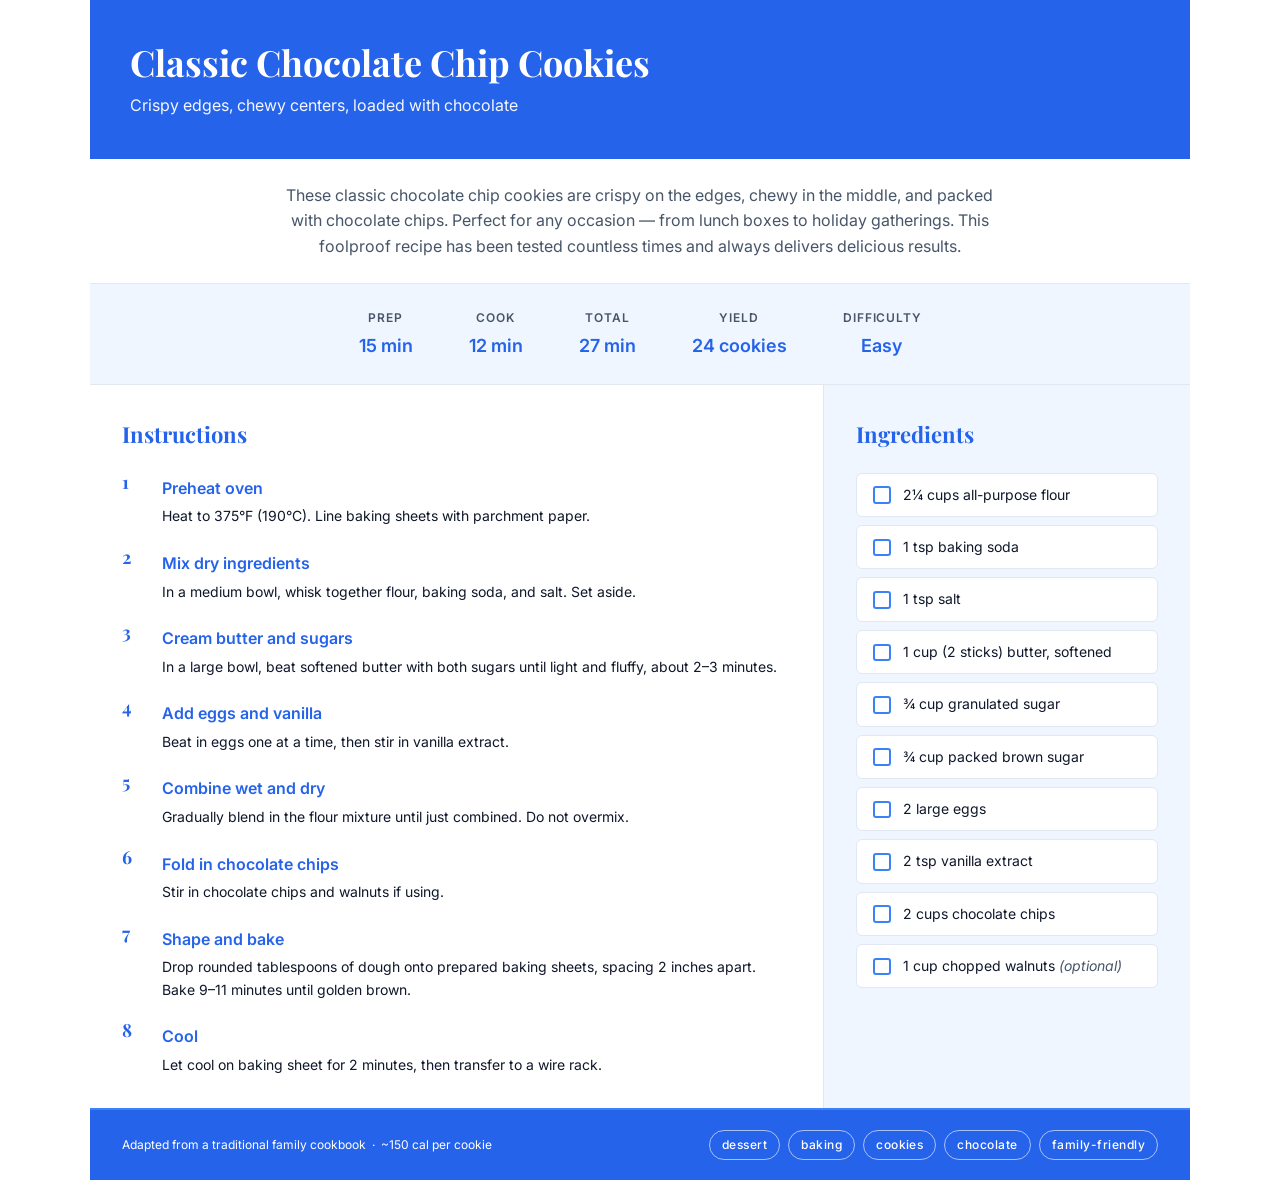
<file: INST630/asst_1_recipe/index.html>
<!DOCTYPE html>
<html lang="en">
<head>
    <meta charset="UTF-8">
    <meta name="viewport" content="width=device-width, initial-scale=1.0">
    <title>Classic Chocolate Chip Cookies</title>
    <link rel="preconnect" href="https://fonts.googleapis.com">
    <link rel="preconnect" href="https://fonts.gstatic.com" crossorigin>
    <link href="https://fonts.googleapis.com/css2?family=Playfair+Display:wght@600;700&family=Inter:wght@400;500;600&display=swap" rel="stylesheet">
    <link rel="stylesheet" href="style.css">
</head>
<body>

    <div class="recipe-container">

        <!-- Recipe Header -->
        <header class="recipe-header">
            <div class="header-content">
                <h1 class="recipe-title">Classic Chocolate Chip Cookies</h1>
                <p class="recipe-tagline">Crispy edges, chewy centers, loaded with chocolate</p>
            </div>
        </header>

        <!-- Recipe Description -->
        <section class="recipe-description" aria-label="Recipe description">
            <p>These classic chocolate chip cookies are crispy on the edges, chewy in the middle, and packed with chocolate chips. Perfect for any occasion — from lunch boxes to holiday gatherings. This foolproof recipe has been tested countless times and always delivers delicious results.</p>
        </section>

        <!-- Recipe Meta / At-a-Glance -->
        <section class="recipe-meta" aria-label="Recipe at a glance">
            <div class="meta-item">
                <span class="meta-label">Prep</span>
                <span class="meta-value">15 min</span>
            </div>
            <div class="meta-divider" aria-hidden="true"></div>
            <div class="meta-item">
                <span class="meta-label">Cook</span>
                <span class="meta-value">12 min</span>
            </div>
            <div class="meta-divider" aria-hidden="true"></div>
            <div class="meta-item">
                <span class="meta-label">Total</span>
                <span class="meta-value">27 min</span>
            </div>
            <div class="meta-divider" aria-hidden="true"></div>
            <div class="meta-item">
                <span class="meta-label">Yield</span>
                <span class="meta-value">24 cookies</span>
            </div>
            <div class="meta-divider" aria-hidden="true"></div>
            <div class="meta-item">
                <span class="meta-label">Difficulty</span>
                <span class="meta-value meta-badge">Easy</span>
            </div>
        </section>

        <!-- Ingredients -->
        <section class="ingredients-section" aria-labelledby="ingredients-heading">
            <h2 id="ingredients-heading" class="section-heading">Ingredients</h2>
            <ul class="ingredients-list" aria-label="Ingredient list">
                <li class="ingredient-item">
                    <span class="ingredient-check" aria-hidden="true"></span>
                    <span class="ingredient-text">2¼ cups all-purpose flour</span>
                </li>
                <li class="ingredient-item">
                    <span class="ingredient-check" aria-hidden="true"></span>
                    <span class="ingredient-text">1 tsp baking soda</span>
                </li>
                <li class="ingredient-item">
                    <span class="ingredient-check" aria-hidden="true"></span>
                    <span class="ingredient-text">1 tsp salt</span>
                </li>
                <li class="ingredient-item">
                    <span class="ingredient-check" aria-hidden="true"></span>
                    <span class="ingredient-text">1 cup (2 sticks) butter, softened</span>
                </li>
                <li class="ingredient-item">
                    <span class="ingredient-check" aria-hidden="true"></span>
                    <span class="ingredient-text">¾ cup granulated sugar</span>
                </li>
                <li class="ingredient-item">
                    <span class="ingredient-check" aria-hidden="true"></span>
                    <span class="ingredient-text">¾ cup packed brown sugar</span>
                </li>
                <li class="ingredient-item">
                    <span class="ingredient-check" aria-hidden="true"></span>
                    <span class="ingredient-text">2 large eggs</span>
                </li>
                <li class="ingredient-item">
                    <span class="ingredient-check" aria-hidden="true"></span>
                    <span class="ingredient-text">2 tsp vanilla extract</span>
                </li>
                <li class="ingredient-item">
                    <span class="ingredient-check" aria-hidden="true"></span>
                    <span class="ingredient-text">2 cups chocolate chips</span>
                </li>
                <li class="ingredient-item">
                    <span class="ingredient-check" aria-hidden="true"></span>
                    <span class="ingredient-text">1 cup chopped walnuts <em>(optional)</em></span>
                </li>
            </ul>
        </section>

        <!-- Instructions -->
        <section class="instructions-section" aria-labelledby="instructions-heading">
            <h2 id="instructions-heading" class="section-heading">Instructions</h2>
            <ol class="instructions-list" aria-label="Step-by-step instructions">
                <li class="instruction-step">
                    <span class="step-number" aria-hidden="true">1</span>
                    <div class="step-content">
                        <strong class="step-action">Preheat oven</strong>
                        <p>Heat to 375°F (190°C). Line baking sheets with parchment paper.</p>
                    </div>
                </li>
                <li class="instruction-step">
                    <span class="step-number" aria-hidden="true">2</span>
                    <div class="step-content">
                        <strong class="step-action">Mix dry ingredients</strong>
                        <p>In a medium bowl, whisk together flour, baking soda, and salt. Set aside.</p>
                    </div>
                </li>
                <li class="instruction-step">
                    <span class="step-number" aria-hidden="true">3</span>
                    <div class="step-content">
                        <strong class="step-action">Cream butter and sugars</strong>
                        <p>In a large bowl, beat softened butter with both sugars until light and fluffy, about 2–3 minutes.</p>
                    </div>
                </li>
                <li class="instruction-step">
                    <span class="step-number" aria-hidden="true">4</span>
                    <div class="step-content">
                        <strong class="step-action">Add eggs and vanilla</strong>
                        <p>Beat in eggs one at a time, then stir in vanilla extract.</p>
                    </div>
                </li>
                <li class="instruction-step">
                    <span class="step-number" aria-hidden="true">5</span>
                    <div class="step-content">
                        <strong class="step-action">Combine wet and dry</strong>
                        <p>Gradually blend in the flour mixture until just combined. Do not overmix.</p>
                    </div>
                </li>
                <li class="instruction-step">
                    <span class="step-number" aria-hidden="true">6</span>
                    <div class="step-content">
                        <strong class="step-action">Fold in chocolate chips</strong>
                        <p>Stir in chocolate chips and walnuts if using.</p>
                    </div>
                </li>
                <li class="instruction-step">
                    <span class="step-number" aria-hidden="true">7</span>
                    <div class="step-content">
                        <strong class="step-action">Shape and bake</strong>
                        <p>Drop rounded tablespoons of dough onto prepared baking sheets, spacing 2 inches apart. Bake 9–11 minutes until golden brown.</p>
                    </div>
                </li>
                <li class="instruction-step">
                    <span class="step-number" aria-hidden="true">8</span>
                    <div class="step-content">
                        <strong class="step-action">Cool</strong>
                        <p>Let cool on baking sheet for 2 minutes, then transfer to a wire rack.</p>
                    </div>
                </li>
            </ol>
        </section>

        <!-- Recipe Footer -->
        <footer class="recipe-footer">
            <p class="footer-note">Adapted from a traditional family cookbook &nbsp;·&nbsp; ~150 cal per cookie</p>
            <p class="footer-tags">
                <span class="tag">dessert</span>
                <span class="tag">baking</span>
                <span class="tag">cookies</span>
                <span class="tag">chocolate</span>
                <span class="tag">family-friendly</span>
            </p>
        </footer>

    </div><!-- end .recipe-container -->
</body>
</html>
</file>
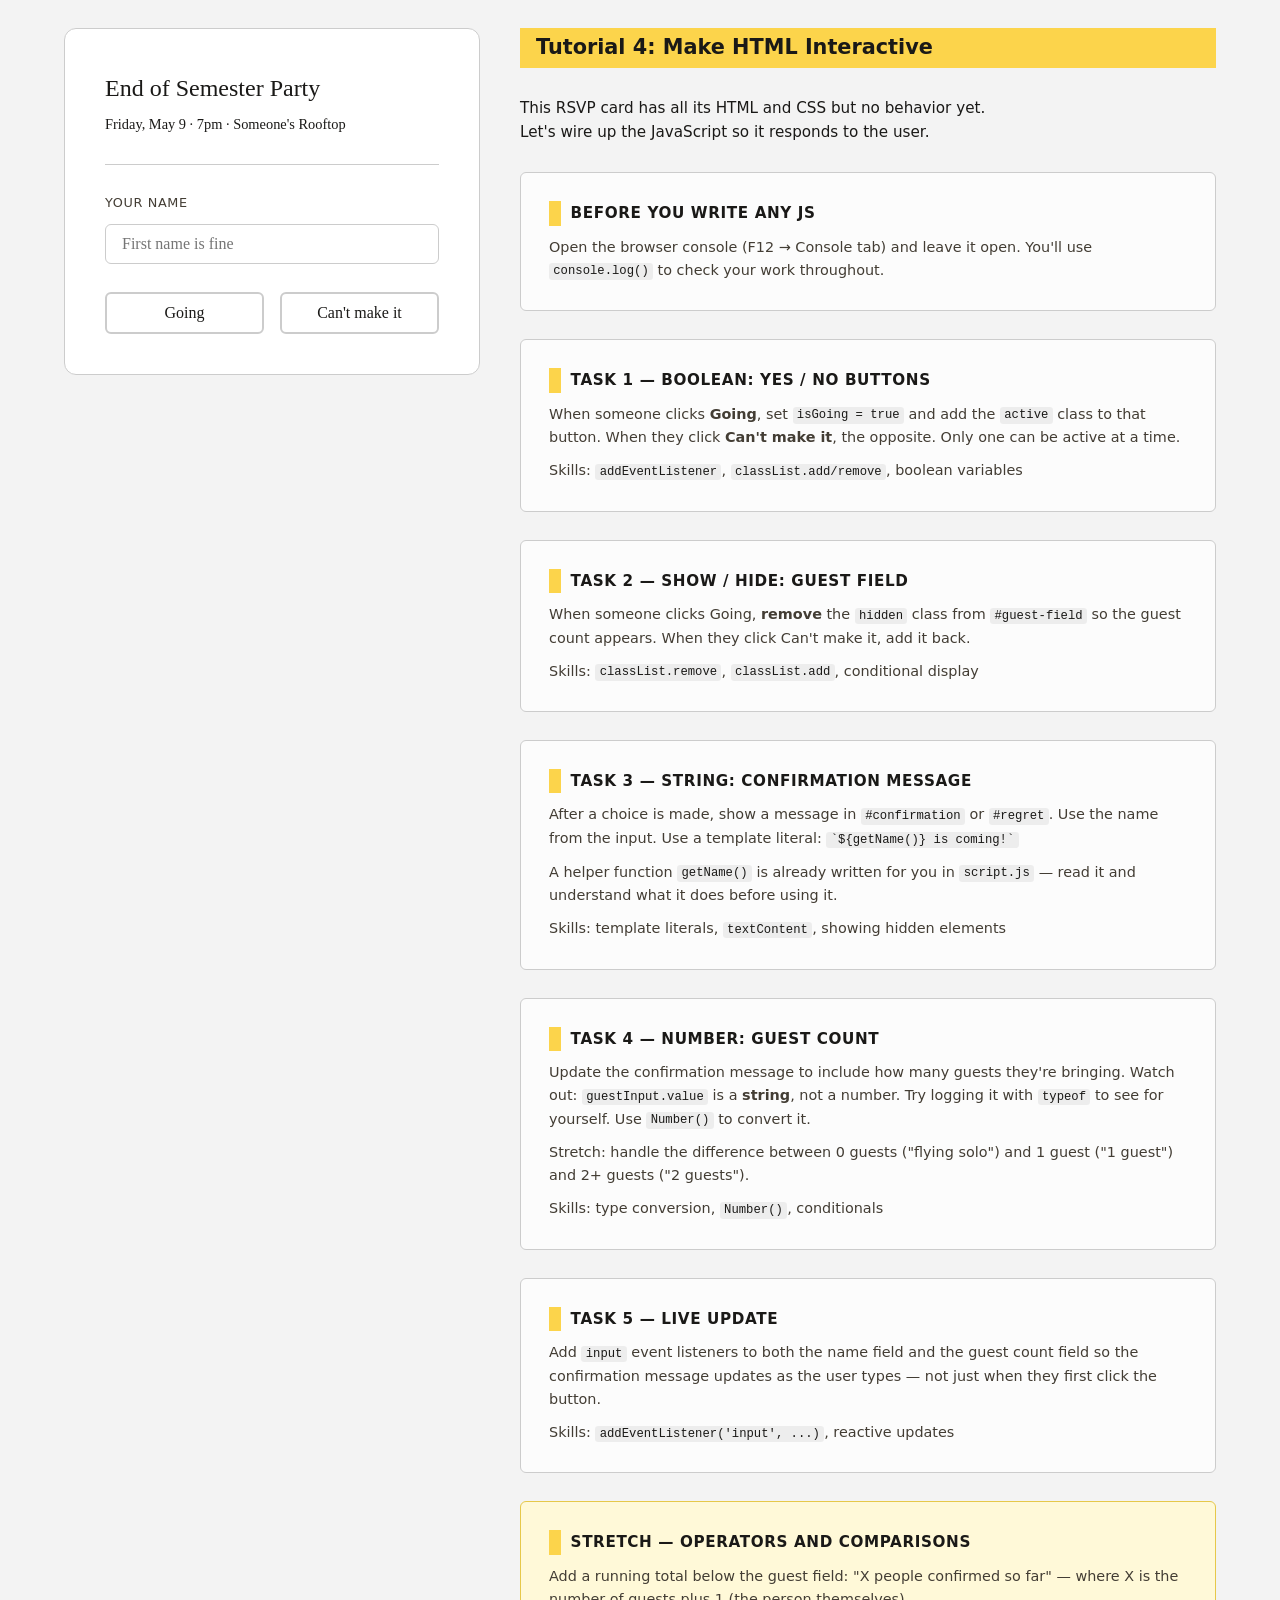
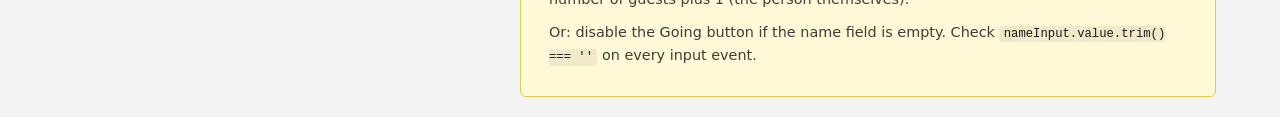
<file: INST630/tutorial_4_files/index.html>
<!DOCTYPE html>
<html lang="en">
<head>
  <meta charset="UTF-8">
  <meta name="viewport" content="width=device-width, initial-scale=1.0">
  <title>Tutorial 4: JavaScript Fundamentals</title>
  <link rel="stylesheet" href="style.css">
</head>
<body>

  <div class="page">

    <!-- ── left: the RSVP card ──────────────────────────────── -->
    <div class="card" id="rsvp-card">

      <div class="event-header">
        <h1 class="event-title">End of Semester Party</h1>
        <p class="event-meta">Friday, May 9 &middot; 7pm &middot; Someone's Rooftop</p>
      </div>

      <!-- string: name -->
      <div class="field">
        <label for="name-input">Your name</label>
        <input type="text" id="name-input" placeholder="First name is fine">
      </div>

      <!-- boolean: going or not -->
      <div class="rsvp-buttons">
        <button class="btn btn-yes" id="btn-yes">Going</button>
        <button class="btn btn-no"  id="btn-no">Can't make it</button>
      </div>

      <!-- number: guest count, hidden until yes -->
      <div class="guest-field hidden" id="guest-field">
        <label for="guest-input">Bringing anyone?</label>
        <input type="number" id="guest-input" value="0" min="0" max="10">
        <!-- 
          Note: type="number" still gives you a STRING from .value
          You have to convert it. We'll see this below.
        -->
      </div>

      <!-- confirmation messages, hidden until a choice is made -->
      <div class="confirmation hidden" id="confirmation"></div>
      <div class="regret     hidden" id="regret"></div>

    </div>

    <!-- ── right: tasks panel ───────────────────────────────── -->
    <aside class="tasks-panel">

      <h2>Tutorial 4: Make HTML Interactive</h2>
      <p class="intro">
        This RSVP card has all its HTML and CSS but no behavior yet. <br />
        Let's wire up the JavaScript so it responds to the user.
      </p>

      <div class="task-group">
        <h3>Before you write any JS</h3>
        <p>Open the browser console (F12 → Console tab) and leave it open. 
           You'll use <code>console.log()</code> to check your work throughout.</p>
      </div>

      <div class="task-group">
        <h3>Task 1 — Boolean: Yes / No buttons</h3>
        <p>
          When someone clicks <strong>Going</strong>, set <code>isGoing = true</code>
          and add the <code>active</code> class to that button.
          When they click <strong>Can't make it</strong>, the opposite.
          Only one can be active at a time.
        </p>
        <p>Skills: <code>addEventListener</code>, <code>classList.add/remove</code>, boolean variables</p>
      </div>

      <div class="task-group">
        <h3>Task 2 — Show / hide: guest field</h3>
        <p>
          When someone clicks Going, <strong>remove</strong> the <code>hidden</code> class
          from <code>#guest-field</code> so the guest count appears.
          When they click Can't make it, add it back.
        </p>
        <p>Skills: <code>classList.remove</code>, <code>classList.add</code>, conditional display</p>
      </div>

      <div class="task-group">
        <h3>Task 3 — String: confirmation message</h3>
        <p>
          After a choice is made, show a message in <code>#confirmation</code> or 
          <code>#regret</code>. Use the name from the input.
          Use a template literal: <code>`${getName()} is coming!`</code>
        </p>
        <p>
          A helper function <code>getName()</code> is already written for you in 
          <code>script.js</code> — read it and understand what it does before using it.
        </p>
        <p>Skills: template literals, <code>textContent</code>, showing hidden elements</p>
      </div>

      <div class="task-group">
        <h3>Task 4 — Number: guest count</h3>
        <p>
          Update the confirmation message to include how many guests they're bringing.
          Watch out: <code>guestInput.value</code> is a <strong>string</strong>, not a number.
          Try logging it with <code>typeof</code> to see for yourself.
          Use <code>Number()</code> to convert it.
        </p>
        <p>
          Stretch: handle the difference between 0 guests ("flying solo") and 
          1 guest ("1 guest") and 2+ guests ("2 guests").
        </p>
        <p>Skills: type conversion, <code>Number()</code>, conditionals</p>
      </div>

      <div class="task-group">
        <h3>Task 5 — Live update</h3>
        <p>
          Add <code>input</code> event listeners to both the name field and the guest
          count field so the confirmation message updates as the user types —
          not just when they first click the button.
        </p>
        <p>Skills: <code>addEventListener('input', ...)</code>, reactive updates</p>
      </div>

      <div class="task-group task-stretch">
        <h3>Stretch — Operators and comparisons</h3>
        <p>
          Add a running total below the guest field: 
          "X people confirmed so far" — where X is the number of guests plus 1 (the person themselves).
        </p>
        <p>
          Or: disable the Going button if the name field is empty.
          Check <code>nameInput.value.trim() === ''</code> on every input event.
        </p>
      </div>

    </aside>

  </div>

  <script src="script.js"></script>
</body>
</html>
</file>
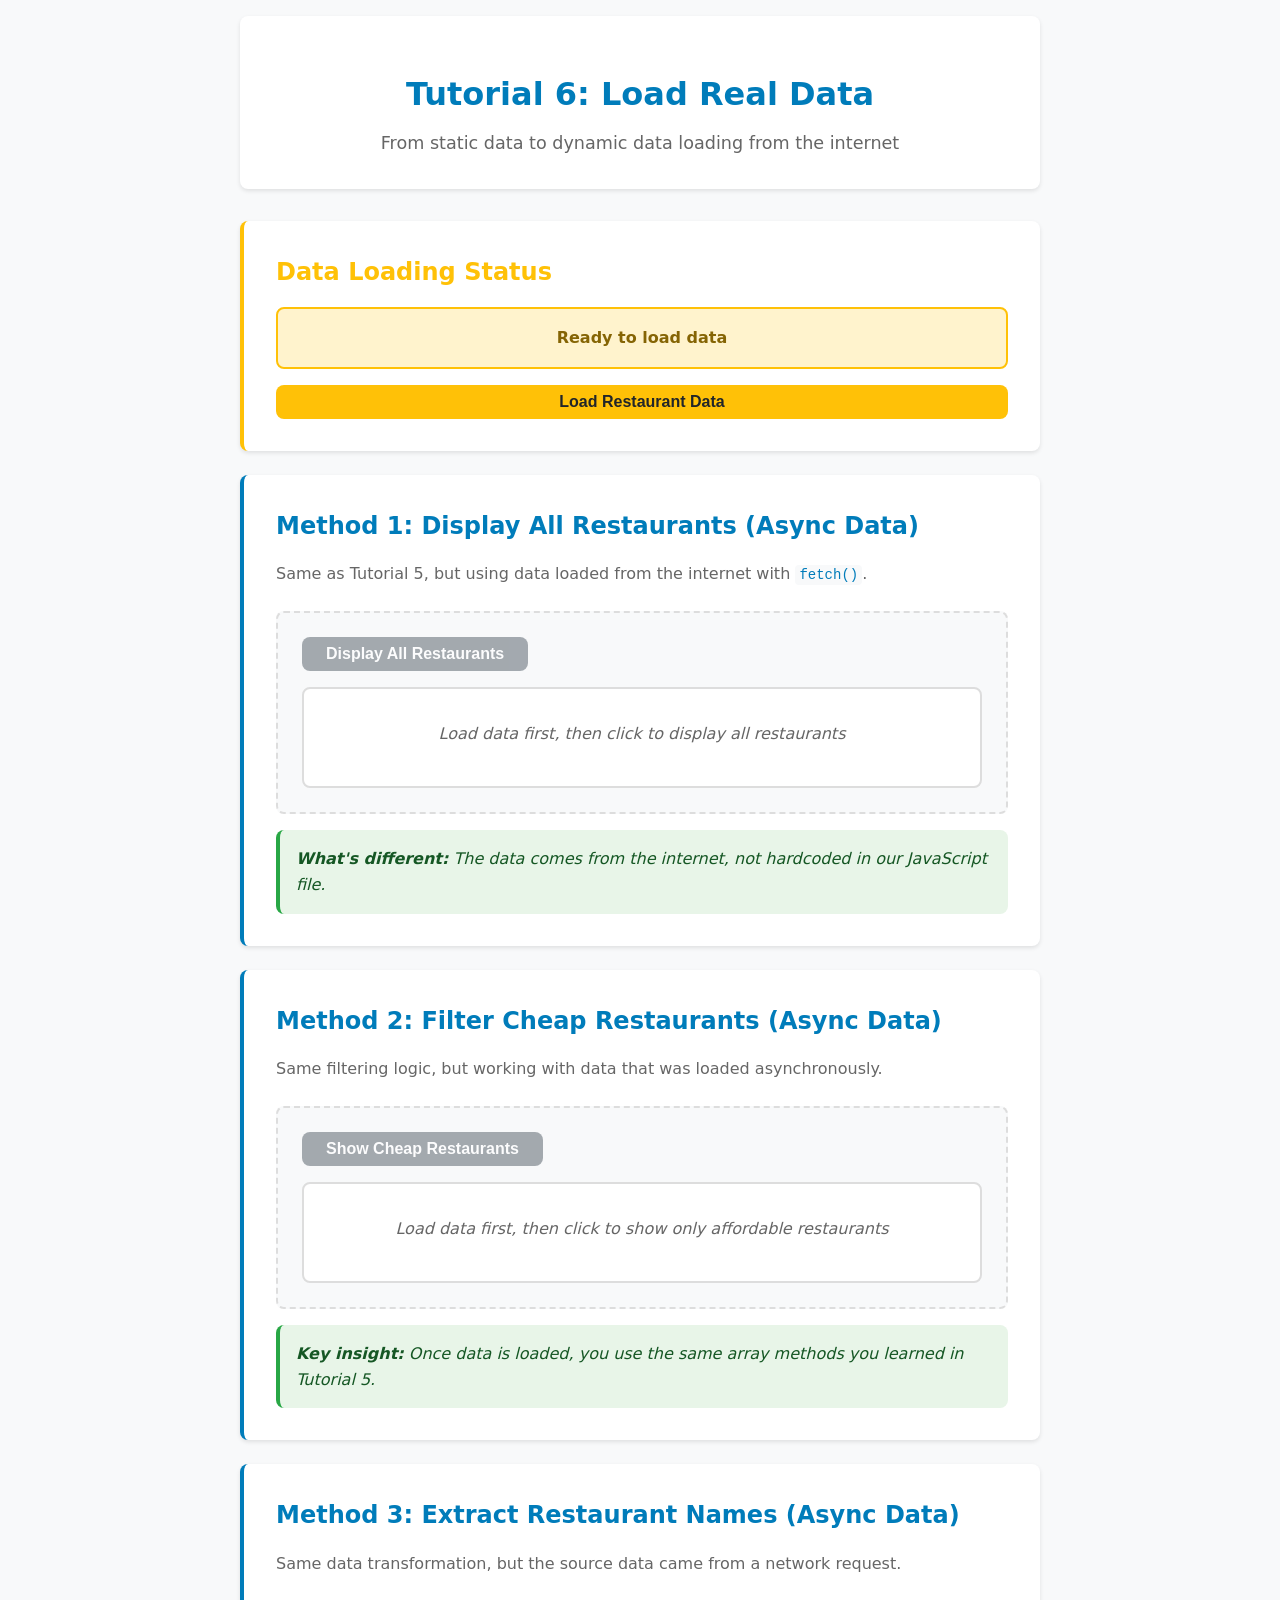
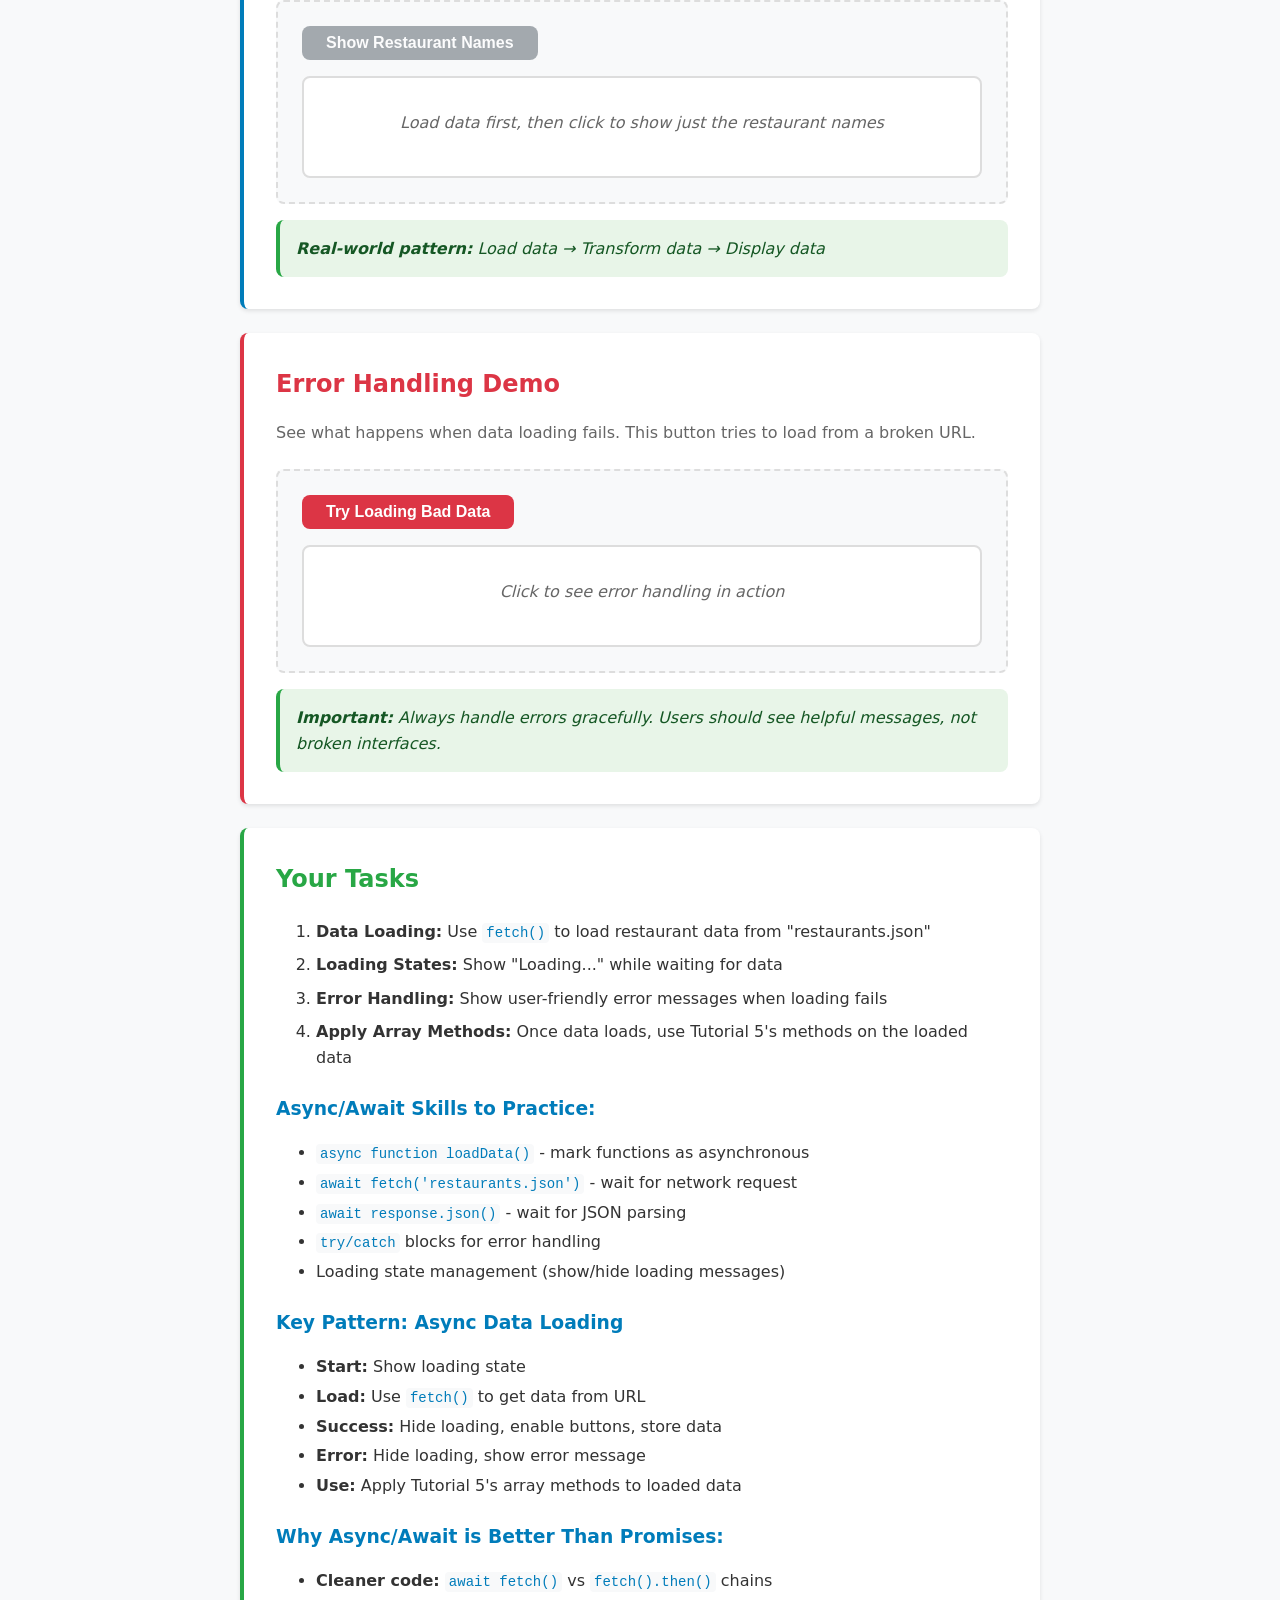
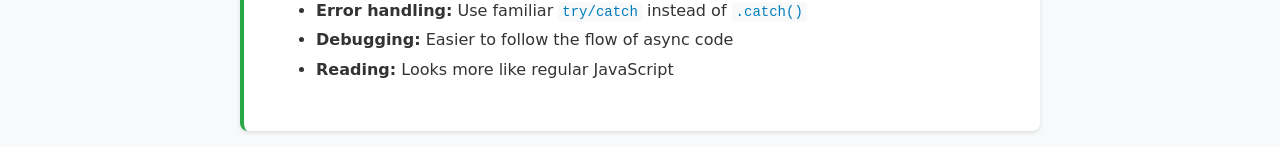
<file: INST630/tutorial_6_api/index.html>
<!DOCTYPE html>
<html lang="en">
<head>
    <meta charset="UTF-8">
    <meta name="viewport" content="width=device-width, initial-scale=1.0">
    <title>Tutorial 6: Load Real Data</title>
    <link rel="stylesheet" href="style.css">
</head>
<body>
    <div class="container">
        <header>
            <h1>Tutorial 6: Load Real Data</h1>
            <p>From static data to dynamic data loading from the internet</p>
        </header>

        <!-- Loading Status Section -->
        <section class="status-section">
            <h2>Data Loading Status</h2>
            <div id="loading-status" class="status-display">
                <p class="status-message">Ready to load data</p>
            </div>
            <button id="load-data-button" class="load-button">Load Restaurant Data</button>
        </section>

        <!-- Same functionality as Tutorial 5, but with async data -->
        
        <!-- Method 1: forEach with loaded data -->
        <section class="method-section">
            <h2>Method 1: Display All Restaurants (Async Data)</h2>
            <p>Same as Tutorial 5, but using data loaded from the internet with <code>fetch()</code>.</p>
            
            <div class="demo-area">
                <button id="display-button" class="method-button" disabled>Display All Restaurants</button>
                <div id="restaurant-list" class="result-area">
                    <p class="placeholder">Load data first, then click to display all restaurants</p>
                </div>
            </div>
            
            <div class="explanation">
                <p><strong>What's different:</strong> The data comes from the internet, not hardcoded in our JavaScript file.</p>
            </div>
        </section>

        <!-- Method 2: filter with loaded data -->
        <section class="method-section">
            <h2>Method 2: Filter Cheap Restaurants (Async Data)</h2>
            <p>Same filtering logic, but working with data that was loaded asynchronously.</p>
            
            <div class="demo-area">
                <button id="filter-button" class="method-button" disabled>Show Cheap Restaurants</button>
                <div id="filtered-list" class="result-area">
                    <p class="placeholder">Load data first, then click to show only affordable restaurants</p>
                </div>
            </div>
            
            <div class="explanation">
                <p><strong>Key insight:</strong> Once data is loaded, you use the same array methods you learned in Tutorial 5.</p>
            </div>
        </section>

        <!-- Method 3: map with loaded data -->
        <section class="method-section">
            <h2>Method 3: Extract Restaurant Names (Async Data)</h2>
            <p>Same data transformation, but the source data came from a network request.</p>
            
            <div class="demo-area">
                <button id="map-button" class="method-button" disabled>Show Restaurant Names</button>
                <div id="mapped-list" class="result-area">
                    <p class="placeholder">Load data first, then click to show just the restaurant names</p>
                </div>
            </div>
            
            <div class="explanation">
                <p><strong>Real-world pattern:</strong> Load data → Transform data → Display data</p>
            </div>
        </section>

        <!-- Error Handling Demo -->
        <section class="method-section error-demo">
            <h2>Error Handling Demo</h2>
            <p>See what happens when data loading fails. This button tries to load from a broken URL.</p>
            
            <div class="demo-area">
                <button id="error-button" class="error-button">Try Loading Bad Data</button>
                <div id="error-display" class="result-area">
                    <p class="placeholder">Click to see error handling in action</p>
                </div>
            </div>
            
            <div class="explanation">
                <p><strong>Important:</strong> Always handle errors gracefully. Users should see helpful messages, not broken interfaces.</p>
            </div>
        </section>

        <!-- Tutorial Instructions -->
        <section class="tutorial-instructions">
            <h2>Your Tasks</h2>
            <ol>
                <li><strong>Data Loading:</strong> Use <code>fetch()</code> to load restaurant data from "restaurants.json"</li>
                <li><strong>Loading States:</strong> Show "Loading..." while waiting for data</li>
                <li><strong>Error Handling:</strong> Show user-friendly error messages when loading fails</li>
                <li><strong>Apply Array Methods:</strong> Once data loads, use Tutorial 5's methods on the loaded data</li>
            </ol>
            
            <h3>Async/Await Skills to Practice:</h3>
            <ul>
                <li><code>async function loadData()</code> - mark functions as asynchronous</li>
                <li><code>await fetch('restaurants.json')</code> - wait for network request</li>
                <li><code>await response.json()</code> - wait for JSON parsing</li>
                <li><code>try/catch</code> blocks for error handling</li>
                <li>Loading state management (show/hide loading messages)</li>
            </ul>
            
            <h3>Key Pattern: Async Data Loading</h3>
            <ul>
                <li><strong>Start:</strong> Show loading state</li>
                <li><strong>Load:</strong> Use <code>fetch()</code> to get data from URL</li>
                <li><strong>Success:</strong> Hide loading, enable buttons, store data</li>
                <li><strong>Error:</strong> Hide loading, show error message</li>
                <li><strong>Use:</strong> Apply Tutorial 5's array methods to loaded data</li>
            </ul>
            
            <h3>Why Async/Await is Better Than Promises:</h3>
            <ul>
                <li><strong>Cleaner code:</strong> <code>await fetch()</code> vs <code>fetch().then()</code> chains</li>
                <li><strong>Error handling:</strong> Use familiar <code>try/catch</code> instead of <code>.catch()</code></li>
                <li><strong>Debugging:</strong> Easier to follow the flow of async code</li>
                <li><strong>Reading:</strong> Looks more like regular JavaScript</li>
            </ul>
        </section>
    </div>

    <script src="script.js"></script>
</body>
</html>
</file>
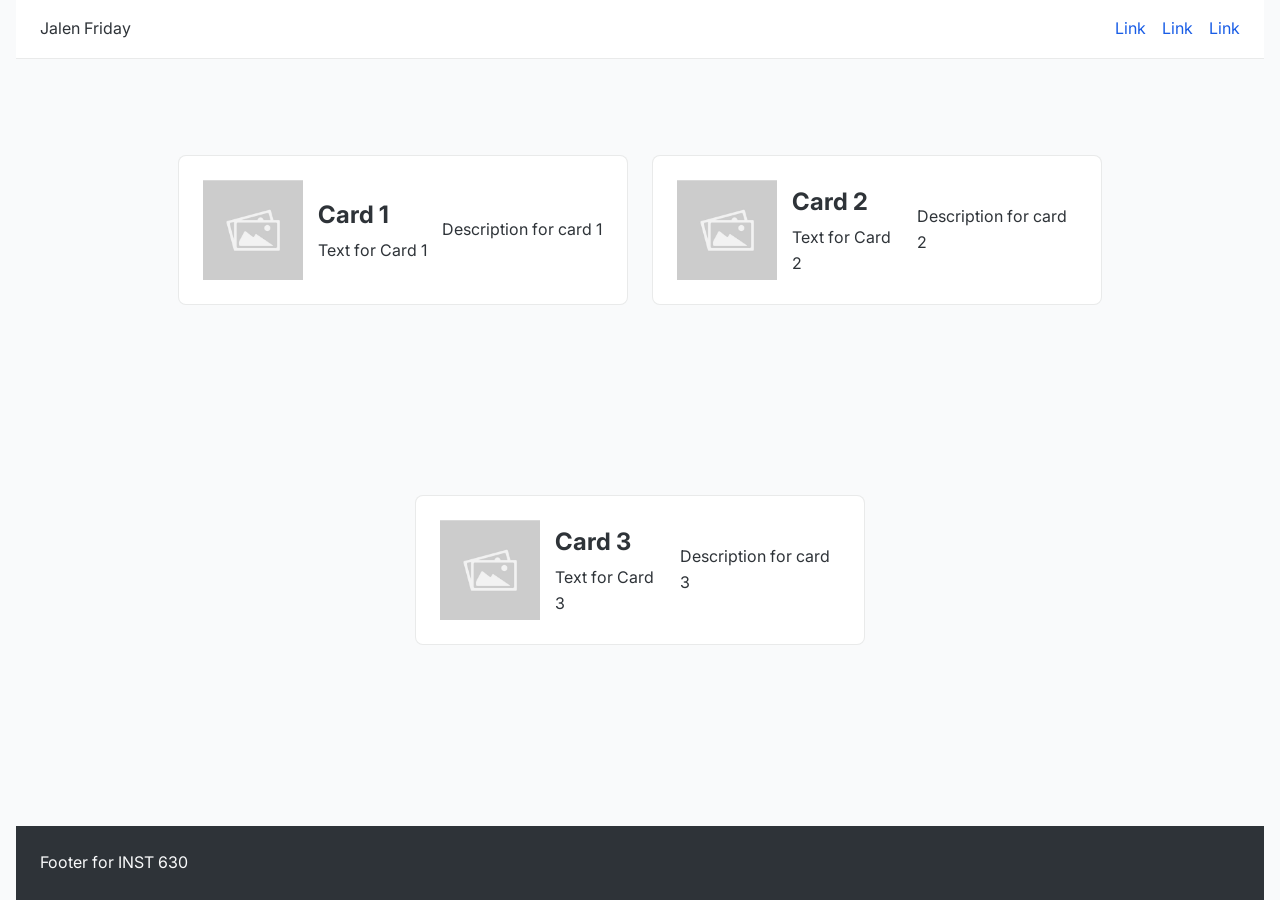
<file: tutorial_2.html>
<!DOCTYPE html>
<html lang="en">
<head>
  <meta charset="UTF-8">
  <meta name="viewport" content="width=device-width, initial-scale=1.0">
  <title>Tutorial 3: Grid Layout</title>
  <link rel="stylesheet" href="style.css">
</head>
<body class="page-layout">

  <header class="site-header">
    <nav class="header-nav">
      <!-- Style this flexible nav component -->
      <span class="logo">Jalen Friday</span>
      <ul class="nav-links">
        <li><a href="#">Link</a></li>
        <li><a href="#">Link</a></li>
        <li><a href="#">Link</a></li>
      </ul>
    </nav>
  </header>

  <main class="hero-section">


  </main>
  
  <section class="list-section">
    <!-- Add your repeating component in here -->

      <div class="list-item">
      <img class="image" src="placeholder.jpg" alt="link"

      <div class="description">
        <div class="header">
          <h2>Card 1</h2>
          <p>Text for Card 1</p>
        </div>
      <p class="text">Description for card 1</p>
      </div>

      </div>

      <div class="list-item">
        <img class="image" src="placeholder.jpg" alt="link"
  
        <div class="description">
          <div class="header">
            <h2>Card 2</h2>
            <p>Text for Card 2</p>
          </div>
        <p class="text">Description for card 2</p>
        </div>
  
        </div>

        <div class="list-item">
          <img class="image" src="placeholder.jpg" alt="link"
    
          <div class="description">
            <div class="header">
              <h2>Card 3</h2>
              <p>Text for Card 3</p>
            </div>
          <p class="text">Description for card 3</p>
          </div>
    
          </div>

        

      

  </section>
  
  <footer class="site-footer">
    <p>Footer for INST 630</p>
  </footer>

</body>
</html>
</file>
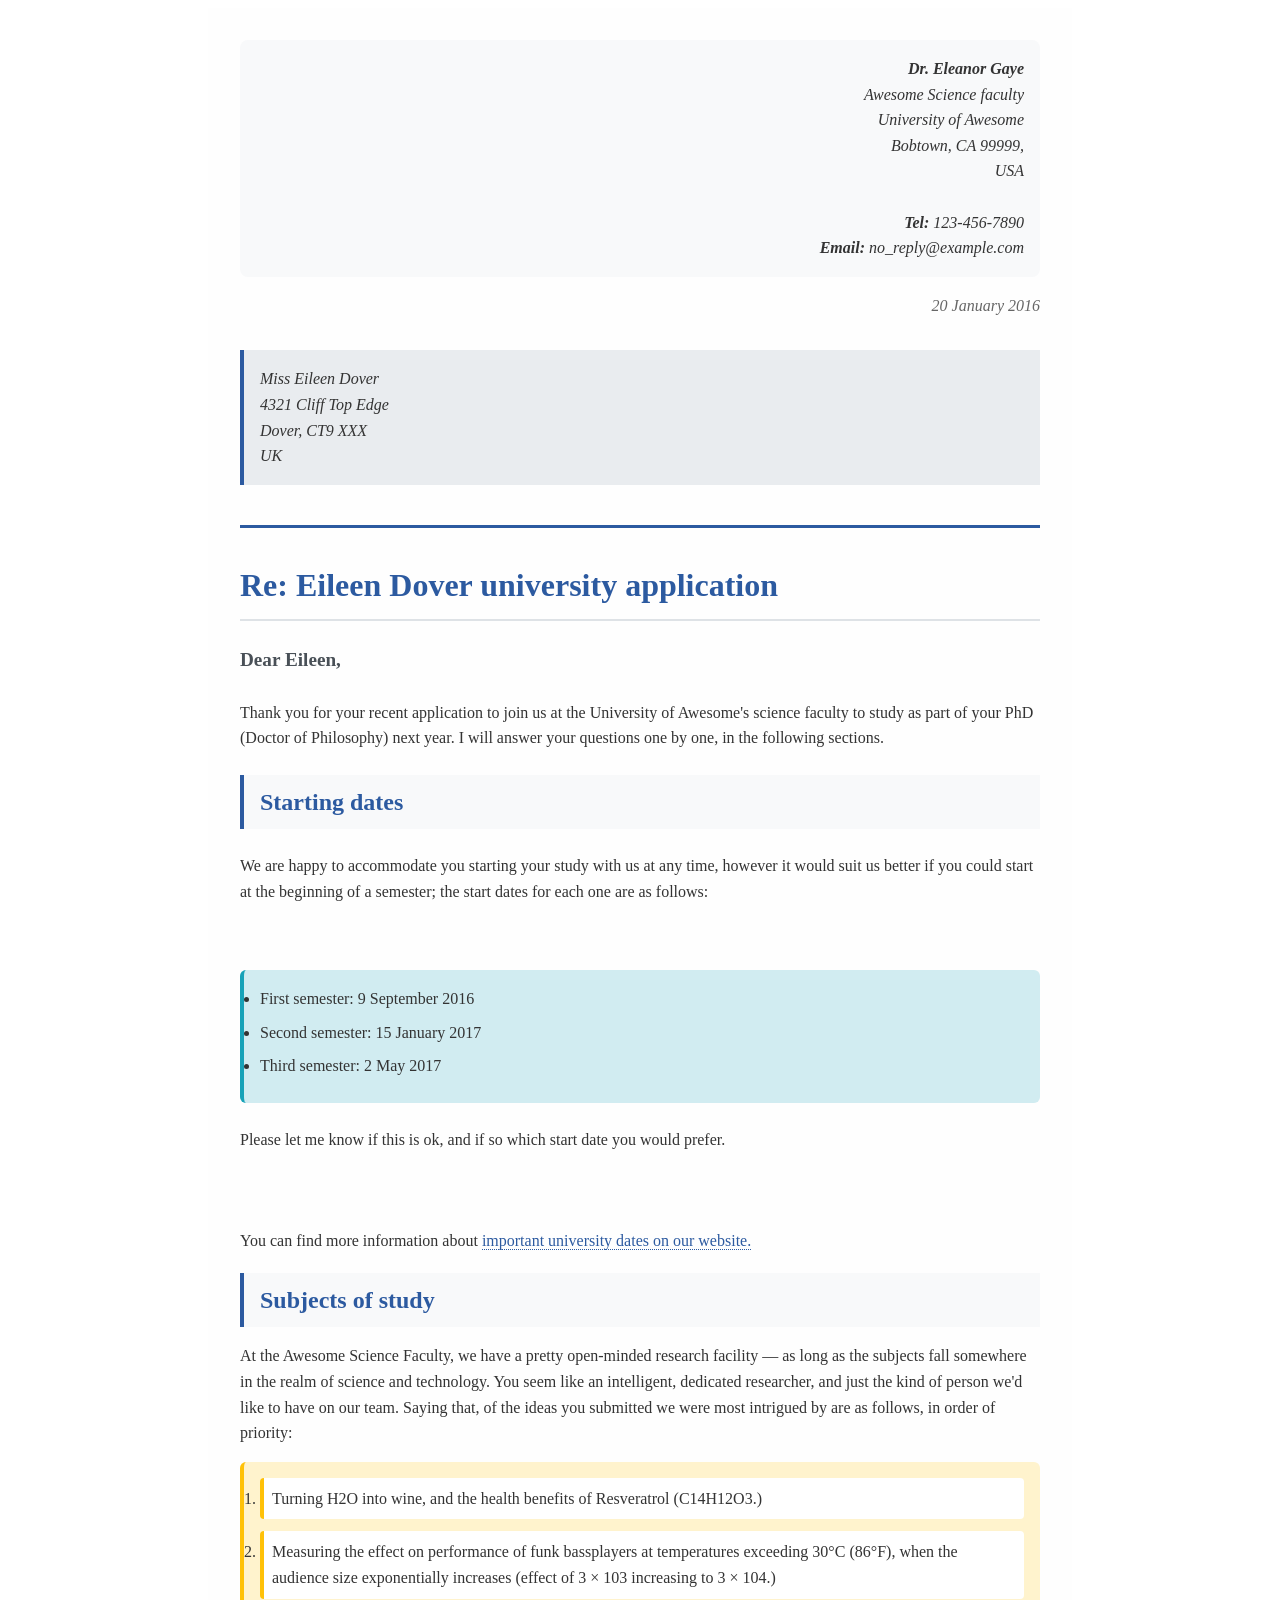
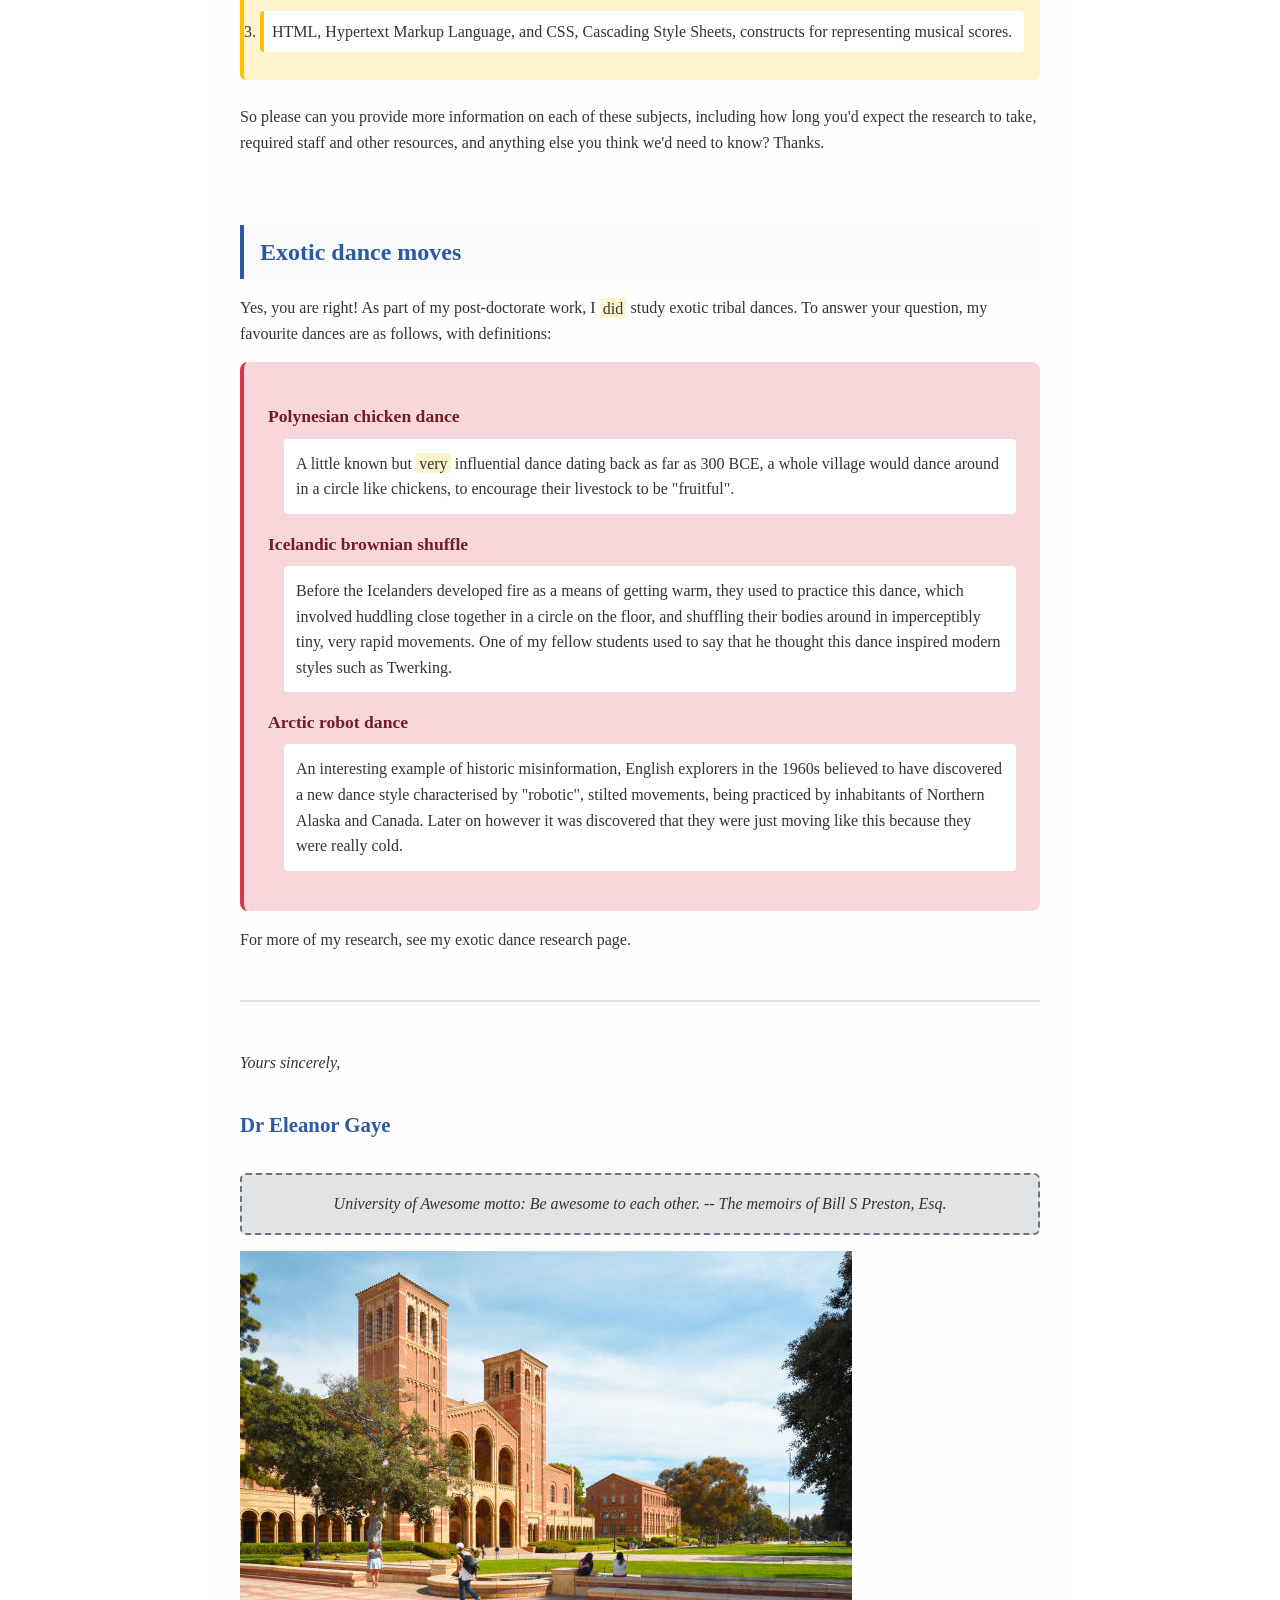
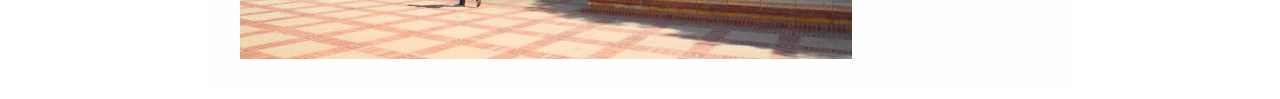
<file: INST630/tutorial_1/tutorial_1.html>
<html lang="en">
<head>
    <meta charset="UTF-8">
    <meta name="viewport" content="width=device-width, initial-scale=1.0">
    <title>Document</title>
    <link rel="stylesheet" href="tutorial_1_letter_styles.css">
</head>
<body>
   
<div class="letter-document">
<header class="letter-header">
    <address class="sender-info">
    <strong>Dr. Eleanor Gaye</strong> <br>
    Awesome Science faculty <br>
    University of Awesome <br>
    Bobtown, CA 99999, <br>
    USA <br>
    <br>
<strong>Tel:</strong> 123-456-7890 <br>
<strong>Email:</strong> no_reply@example.com <br>
</address>


<p class="letter-date"><time datetime="2016-01-20">20 January 2016</time></p>



<address class="recipient-info">
Miss Eileen Dover <br>
4321 Cliff Top Edge <br>
Dover, CT9 XXX <br>
UK <br>
</address>

</header>

<h1 class="letter-subject">
Re: Eileen Dover university application
</h1>

<h2 class="letter-greeting">
Dear Eileen,
</h2>

<div class="letter-paragraph">
Thank you for your recent application to join us at the University of Awesome's science faculty to study as part of your PhD (Doctor of Philosophy) next year. I will answer your questions one by one, in the following sections.
</div>

<h2 class="section-heading">
 Starting dates
</h2>

<p class="letter-paragraph">We are happy to accommodate you starting your study with us at any time, however it would suit us better if you could start at the beginning of a semester; the start dates for each one are as follows:</p>
<br>


<ul class="semester-dates">
    <li> First semester: 9 September 2016 </li>
    <li> Second semester: 15 January 2017 </li>
    <li> Third semester: 2 May 2017 </li>
</ul>

<p class="letter-paragraph">Please let me know if this is ok, and if so which start date you would prefer.</p>
<br>
<br>
You can find more information about <span class="letter-link">important university dates on our website.</span>
<br>

<h2 class="section-heading">
Subjects of study
</h2>

At the Awesome Science Faculty, we have a pretty open-minded research facility — as long as the subjects fall somewhere in the realm of science and technology. You seem like an intelligent, dedicated researcher, and just the kind of person we'd like to have on our team. Saying that, of the ideas you submitted we were most intrigued by are as follows, in order of priority:

<br>
<ol class="priority-list">
    <li class="priority-list li">Turning H2O into wine, and the health benefits of Resveratrol (C14H12O3.)</li>
    <li class="priority-list li">Measuring the effect on performance of funk bassplayers at temperatures exceeding 30°C (86°F), when the audience size exponentially increases (effect of 3 × 103 increasing to 3 × 104.)</li>
    <li class="priority-list li">HTML, Hypertext Markup Language, and CSS, Cascading Style Sheets, constructs for representing musical scores.</li>
</ol>

<p class="letter-paragraph"> So please can you provide more information on each of these subjects, including how long you'd expect the research to take, required staff and other resources, and anything else you think we'd need to know? Thanks. </p>

<br>


<h2 class="section-heading"> Exotic dance moves </h2>    
Yes, you are right! As part of my post-doctorate work, I <span class="emphasis">did</span> study exotic tribal dances. To answer your question, my favourite dances are as follows, with definitions:

<dl class="dance-definitions">
    <dt class="dance-term"> Polynesian chicken dance </dt>
    <dd class="dance-definition">A little known but <span class="emphasis">very</span> influential dance dating back as far as 300 BCE, a whole village would dance around in a circle like chickens, to encourage their livestock to be "fruitful".</dd>
    <dt class="dance-term"> Icelandic brownian shuffle </dt>
    <dd class="dance-definition">Before the Icelanders developed fire as a means of getting warm, they used to practice this dance, which involved huddling close together in a circle on the floor, and shuffling their bodies around in imperceptibly tiny, very rapid movements. One of my fellow students used to say that he thought this dance inspired modern styles such as Twerking.</dd>
    <dt class="dance-term"> Arctic robot dance</dt>
    <dd class="dance-definition">An interesting example of historic misinformation, English explorers in the 1960s believed to have discovered a new dance style characterised by "robotic", stilted movements, being practiced by inhabitants of Northern Alaska and Canada. Later on however it was discovered that they were just moving like this because they were really cold.</dt>
</dl>

For more of my research, see my exotic dance research page.
<br>

    <footer class="letter-closing">

    <p class="closing-phrase">Yours sincerely,</p>
    <p class="signature">Dr Eleanor Gaye</p>
    <p class="university-motto">University of Awesome motto: Be awesome to each other. -- The memoirs of Bill S Preston, Esq.</p>
    

    </footer>
    <img
    src="istockphoto-1347616560-612x612.jpg"
    alt="Outside view of UCLA campus building, with people walking around in the foreground and background ">


</div>
</body>
</html>
</file>
<file: INST630/asst_1_recipe/style.css>
/* ─────────────────────────────────────────────
   1. CUSTOM PROPERTIES (Design Tokens)
   ───────────────────────────────────────────── */
:root {
    /* Color palette — clean modern blue/slate */
    --color-bg:          #f1f5f9;   /* slate-100 page background        */
    --color-surface:     #ffffff;   /* card / section surfaces          */
    --color-border:      #e2e8f0;   /* slate-200 border                 */
    --color-accent:      #2563eb;   /* blue-600 primary                 */
    --color-accent-mid:  #3b82f6;   /* blue-500 secondary / highlights  */
    --color-accent-soft: #eff6ff;   /* blue-50 tinted bg areas          */
    --color-text:        #0f172a;   /* slate-900 body text              */
    --color-text-muted:  #475569;   /* slate-600 secondary text — WCAG AA */
    --color-badge:       #10b981;   /* emerald-500 badge fill           */
    --color-badge-text:  #ffffff;

    /* Typography */
    --font-display: 'Playfair Display', Georgia, serif;
    --font-body:    'Inter', system-ui, sans-serif;

    --text-xs:   0.75rem;   /* 12px */
    --text-sm:   0.875rem;  /* 14px */
    --text-base: 1rem;      /* 16px */
    --text-lg:   1.125rem;  /* 18px */
    --text-xl:   1.375rem;  /* 22px */
    --text-2xl:  1.75rem;   /* 28px */
    --text-3xl:  2.25rem;   /* 36px */

    --leading-tight:  1.25;
    --leading-normal: 1.6;

    /* Spacing scale */
    --space-1:  0.25rem;
    --space-2:  0.5rem;
    --space-3:  0.75rem;
    --space-4:  1rem;
    --space-5:  1.25rem;
    --space-6:  1.5rem;
    --space-8:  2rem;
    --space-10: 2.5rem;
    --space-12: 3rem;

    /* Layout */
    --max-width:      1100px;
    --radius-sm:      0.375rem;
    --radius-md:      0.75rem;
    --radius-full:    9999px;
}


/* ─────────────────────────────────────────────
   2. RESET & BASE
   ───────────────────────────────────────────── */
*,
*::before,
*::after {
    box-sizing: border-box;
    margin: 0;
    padding: 0;
}

html {
    font-size: 16px;
    scroll-behavior: smooth;
}

body {
    font-family: var(--font-body);
    font-size: var(--text-base);
    line-height: var(--leading-normal);
    color: var(--color-text);
    background-color: var(--color-surface);
    min-height: 100vh;
    padding: 0;
}

img {
    display: block;
    max-width: 100%;
    height: auto;
}

ol, ul {
    list-style: none;
}

em {
    font-style: italic;
    color: var(--color-text-muted);
}


/* ─────────────────────────────────────────────
   3. PAGE GRID LAYOUT
   CSS Grid defines the overall page structure
   using named template areas.
   ───────────────────────────────────────────── */
.recipe-container {
    display: grid;
    grid-template-columns: 2fr 1fr;   
    grid-template-rows: auto auto auto 1fr auto;
    grid-template-areas:
        "header      header"
        "description description"
        "meta        meta"
        "instructions ingredients"
        "footer      footer";

    max-width: var(--max-width);
    margin: 0 auto;
}

.recipe-header       { grid-area: header;      }
.recipe-meta         { grid-area: meta;         }
.recipe-description  { grid-area: description;  }
.ingredients-section { grid-area: ingredients;  }
.instructions-section{ grid-area: instructions; }
.recipe-footer       { grid-area: footer;       }


/* ─────────────────────────────────────────────
   4. HEADER
   ───────────────────────────────────────────── */
.recipe-header {
    background-color: var(--color-accent);
    padding: var(--space-10) var(--space-10);
}

.header-content {
    max-width: 60ch;
}

.recipe-title {
    font-family: var(--font-display);
    font-size: var(--text-3xl);
    font-weight: 700;
    line-height: var(--leading-tight);
    color: #fff;
    margin-bottom: var(--space-2);
}

.recipe-tagline {
    font-size: var(--text-base);
    color: rgba(255, 255, 255, 0.95);
    font-weight: 400;
}


/* ─────────────────────────────────────────────
   5. MAIN
   ───────────────────────────────────────────── */
.recipe-meta {
    display: flex;
    align-items: center;
    justify-content: center;
    flex-wrap: wrap;
    gap: var(--space-2);
    background-color: var(--color-accent-soft);
    border-bottom: 1px solid var(--color-border);
    padding: var(--space-4) var(--space-8);
}

.meta-item {
    display: flex;
    flex-direction: column;
    align-items: center;
    gap: var(--space-1);
    padding: var(--space-2) var(--space-5);
}

.meta-label {
    font-size: var(--text-xs);
    font-weight: 600;
    letter-spacing: 0.08em;
    text-transform: uppercase;
    color: var(--color-text-muted);
}

.meta-value {
    font-size: var(--text-lg);
    font-weight: 600;
    color: var(--color-accent);
}




/* ─────────────────────────────────────────────
   6. RECIPE DESCRIPTION
   ───────────────────────────────────────────── */
.recipe-description {
    padding: var(--space-6) var(--space-8);
    border-bottom: 1px solid var(--color-border);
}

.recipe-description p {
    font-size: var(--text-base);
    color: var(--color-text-muted);
    line-height: var(--leading-normal);
    max-width: 72ch;
    margin: 0 auto;
    text-align: center;
}


/* ─────────────────────────────────────────────
   7. INGREDIENTS
   ───────────────────────────────────────────── */
.ingredients-section {
    padding: var(--space-8);
    border-left: 1px solid var(--color-border);
    background-color: var(--color-accent-soft);
}

.section-heading {
    font-family: var(--font-display);
    font-size: var(--text-xl);
    font-weight: 700;
    color: var(--color-accent);
    margin-bottom: var(--space-5);
}

.ingredients-list {
    display: flex;
    flex-direction: column;
    gap: var(--space-2);
}

.ingredient-item {
    display: flex;
    align-items: flex-start;
    gap: var(--space-3);
    padding: var(--space-3) var(--space-4);
    background-color: var(--color-surface);
    border-radius: var(--radius-sm);
    border: 1px solid var(--color-border);
    font-size: var(--text-sm);
    line-height: var(--leading-tight);
    transition: background-color 0.15s;
}

.ingredient-item:hover {
    background-color: #f0f7ff;
}

.ingredient-check {
    flex-shrink: 0;
    width: 1.1rem;
    height: 1.1rem;
    margin-top: 0.05rem;
    border: 2px solid var(--color-accent-mid);
    border-radius: 3px;
    background-color: transparent;
}

.ingredient-text {
    color: var(--color-text);
}


/* ─────────────────────────────────────────────
   8. INSTRUCTIONS Section
   ───────────────────────────────────────────── */
.instructions-section {
    padding: var(--space-8);
    background-color: var(--color-surface);
}

.instructions-list {
    display: flex;
    flex-direction: column;
    gap: var(--space-5);
}

.instruction-step {
    display: flex;
    align-items: flex-start;
    gap: var(--space-4);
}

/* Step number — plain, no circle */
.step-number {
    flex-shrink: 0;
    font-size: var(--text-lg);
    font-weight: 700;
    font-family: var(--font-display);
    color: var(--color-accent);
    line-height: 1;
    min-width: 1.5rem;
}

.step-content {
    flex: 1;
    padding-top: 0.2rem;
}

.step-action {
    display: block;
    font-size: var(--text-base);
    font-weight: 600;
    color: var(--color-accent);
    margin-bottom: var(--space-1);
}

.step-content p {
    font-size: var(--text-sm);
    color: var(--color-text);
    line-height: var(--leading-normal);
}


/* ─────────────────────────────────────────────
   9. FOOTER
   ───────────────────────────────────────────── */
.recipe-footer {
    display: flex;
    align-items: center;
    justify-content: space-between;
    flex-wrap: wrap;
    gap: var(--space-3);
    padding: var(--space-5) var(--space-8);
    background-color: var(--color-accent);
    border-top: 2px solid var(--color-accent-mid);
}

.footer-note {
    font-size: var(--text-xs);
    color: #ffffff;
}

.footer-tags {
    display: flex;
    flex-wrap: wrap;
    gap: var(--space-2);
}

.tag {
    display: inline-block;
    font-size: var(--text-xs);
    font-weight: 500;
    padding: var(--space-1) var(--space-3);
    border-radius: var(--radius-full);
    background-color: transparent;
    border: 1px solid rgba(255, 255, 255, 0.60);
    color: #ffffff;              /* white on blue-600 = 5.58:1 ✅ WCAG AA */
    letter-spacing: 0.04em;
    text-transform: lowercase;
}


@media (max-width: 48rem) {

    .recipe-container {
        grid-template-columns: 1fr;
        grid-template-rows: auto;
        grid-template-areas:
            "header"
            "meta"
            "description"
            "ingredients"
            "instructions"
            "footer";
        border-radius: 0;
    }

    .recipe-header {
        padding: var(--space-6) var(--space-5);
    }

    .recipe-title {
        font-size: var(--text-2xl);
    }

    
    .recipe-meta {
        padding: var(--space-4) var(--space-5);
        justify-content: flex-start;
    }

    .meta-divider {
        display: none;
    }

    .meta-item {
        flex-direction: row;
        gap: var(--space-2);
        padding: var(--space-1) var(--space-2);
    }

    .meta-label::after {
        content: ":";
    }

    .recipe-description,
    .ingredients-section,
    .instructions-section {
        padding: var(--space-6) var(--space-5);
    }

    .ingredients-section {
        border-left: none;
        border-top: 1px solid var(--color-border);
    }

    .recipe-footer {
        flex-direction: column;
        align-items: flex-start;
        padding: var(--space-5);
    }
}
</file>
<file: INST630/tutorial_4_files/style.css>
/* =====================================================
   TUTORIAL 4: JAVASCRIPT FUNDAMENTALS
   Reinforcing: CSS variables, grid, flexbox
   ===================================================== */

:root {
    /* color */
    --color-bg: #f3f3f3;
    --color-card: #ffffff;
    --color-text: #1a1917;
    --color-muted: #433d34;
    --color-border: #cccccc;
    --color-accent: #fcd44b;

    --color-yes: #4a90a4;
    --color-yes-light: hsl(195, 38%, 92%);
    /* derived */
    --color-no: #e55a5a;
    --color-no-light: hsl(0, 70%, 93%);
    /* derived from red, same method */

    --color-task-bg: #fcfcfc;
    --color-task-border: #cccccc;
    --color-stretch: #fff9d8;

    /* spacing */
    --space-xs: 0.375rem;
    --space-sm: 0.625rem;
    --space-md: 1rem;
    --space-lg: 1.75rem;
    --space-xl: 2.5rem;

    /* shape */
    --radius: 0.75rem;
    --radius-sm: 0.375rem;
}

/* ── reset ──────────────────────────────────────────── */
*,
*::before,
*::after {
    box-sizing: border-box;
    margin: 0;
    padding: 0;
}

body {
    font-family: Georgia, serif;
    background: var(--color-bg);
    color: var(--color-text);
    min-height: 100vh;
    padding: var(--space-lg);
    line-height: 1.6;
}

/* ── page layout: card + tasks side by side ─────────── */
.page {
    display: grid;
    grid-template-columns: 26rem 1fr;
    gap: var(--space-xl);
    align-items: start;
    max-width: 72rem;
    margin: 0 auto;
}

@media (max-width: 52rem) {
    .page {
        grid-template-columns: 1fr;
    }
}

/* ── RSVP card ──────────────────────────────────────── */
.card {
    background: var(--color-card);
    border: 1px solid var(--color-border);
    border-radius: var(--radius);
    padding: var(--space-xl);
    display: grid;
    gap: var(--space-lg);
    position: sticky;
    top: var(--space-lg);
}

.event-header {
    display: grid;
    gap: var(--space-xs);
    padding-bottom: var(--space-lg);
    border-bottom: 1px solid var(--color-border);
}

.event-title {
    font-size: 1.5rem;
    font-weight: normal;
}

.event-meta {
    font-size: 0.9rem;
}

/* ── inputs ─────────────────────────────────────────── */
.field,
.guest-field {
    display: grid;
    gap: var(--space-sm);
}

label {
    font-size: 0.8rem;
    text-transform: uppercase;
    letter-spacing: 0.05em;
    color: var(--color-muted);
    font-family: system-ui, sans-serif;
}

input {
    border: 1px solid var(--color-border);
    border-radius: var(--radius-sm);
    padding: var(--space-sm) var(--space-md);
    font-family: inherit;
    font-size: 1rem;
    color: var(--color-text);
    width: 100%;
    background: var(--color-card);
}

input:focus {
    outline: 2px solid var(--color-accent);
    outline-offset: 2px;
    border-color: transparent;
}

/* ── yes / no buttons ───────────────────────────────── */
.rsvp-buttons {
    display: flex;
    gap: var(--space-md);
}

.btn {
    flex: 1;
    padding: var(--space-sm) var(--space-md);
    border: 2px solid var(--color-border);
    border-radius: var(--radius-sm);
    background: var(--color-card);
    font-family: inherit;
    font-size: 1rem;
    cursor: pointer;
    color: var(--color-text);
    transition: background 0.15s ease, border-color 0.15s ease, color 0.15s ease;
}

.btn:hover {
    border-color: var(--color-muted);
}

/* active states — JS adds/removes the .active class */
.btn-yes.active {
    background: var(--color-yes-light);
    border-color: var(--color-yes);
    color: var(--color-yes);
}

.btn-no.active {
    background: var(--color-no-light);
    border-color: var(--color-no);
    color: var(--color-no);
}

/* ── response messages ──────────────────────────────── */
.confirmation {
    background: var(--color-yes-light);
    color: var(--color-yes);
    border-radius: var(--radius-sm);
    padding: var(--space-md);
    font-size: 0.95rem;
    line-height: 1.5;
}

.regret {
    background: var(--color-no-light);
    color: var(--color-no);
    border-radius: var(--radius-sm);
    padding: var(--space-md);
    font-size: 0.95rem;
}

/* ── utility ─────────────────────────────────────────── */
.hidden {
    display: none;
}

/* ── tasks panel ─────────────────────────────────────── */
.tasks-panel {
    display: grid;
    gap: var(--space-lg);
    font-family: system-ui, sans-serif;
}

.tasks-panel h2 {
    font-size: 1.3rem;
    font-weight: 600;
    background: var(--color-accent);
    padding: 0.2rem 1rem;
}

.tasks-panel .intro {
    font-size: 0.95rem;
}

.task-group {
    background: var(--color-task-bg);
    border: 1px solid var(--color-task-border);
    border-radius: var(--radius-sm);
    padding: var(--space-lg);
    display: grid;
    gap: var(--space-sm);
}

.task-group h3 {
    font-size: 0.95rem;
    font-weight: 600;
    text-transform: uppercase;
    letter-spacing: 0.04em;
    color: var(--color-text);

    border-left: 0.8rem solid var(--color-accent);
    padding-left: 0.6rem;
}

.task-group p {
    font-size: 0.9rem;
    color: var(--color-muted);
    line-height: 1.6;
}

.task-group code {
    font-family: "Monaco", "Menlo", monospace;
    font-size: 0.85em;
    background: rgba(0, 0, 0, 0.06);
    padding: 0.1em 0.35em;
    border-radius: 0.2rem;
    color: var(--color-text);
}

.task-stretch {
    background: var(--color-stretch);
    border-color: #e6c84a;
}
</file>
<file: INST630/tutorial_6_api/style.css>
/* =====================================================
   TUTORIAL 6: LOAD REAL DATA
   Consistent styling with previous tutorials + async states
   ===================================================== */

/* ROOT VARIABLES */
:root {
    --primary-color: #007cba;
    --secondary-color: #28a745;
    --warning-color: #ffc107;
    --error-color: #dc3545;
    --background-color: #f8f9fa;
    --card-background: #ffffff;
    --text-color: #333;
    --border-color: #ddd;
    --shadow: 0 0.125rem 0.25rem rgba(0, 0, 0, 0.1);
    --border-radius: 0.5rem;
    --spacing-sm: 0.5rem;
    --spacing-md: 1rem;
    --spacing-lg: 1.5rem;
    --spacing-xl: 2rem;
}

/* BASE STYLES */
* {
    box-sizing: border-box;
}

body {
    font-family: system-ui, -apple-system, sans-serif;
    margin: 0;
    padding: var(--spacing-md);
    background: var(--background-color);
    color: var(--text-color);
    line-height: 1.6;
}

.container {
    max-width: 50rem;
    margin: 0 auto;
}

/* HEADER */
header {
    text-align: center;
    margin-bottom: var(--spacing-xl);
    padding: var(--spacing-xl);
    background: var(--card-background);
    border-radius: var(--border-radius);
    box-shadow: var(--shadow);
}

header h1 {
    color: var(--primary-color);
    margin-bottom: var(--spacing-sm);
}

header p {
    color: #666;
    font-size: 1.1rem;
    margin: 0;
}

/* STATUS SECTION - New for Tutorial 6 */
.status-section {
    background: var(--card-background);
    margin-bottom: var(--spacing-lg);
    padding: var(--spacing-xl);
    border-radius: var(--border-radius);
    box-shadow: var(--shadow);
    border-left: 0.25rem solid var(--warning-color);
}

.status-section h2 {
    color: var(--warning-color);
    margin-top: 0;
    margin-bottom: var(--spacing-md);
}

.status-display {
    background: #fff3cd;
    border: 2px solid var(--warning-color);
    border-radius: var(--border-radius);
    padding: var(--spacing-md);
    margin-bottom: var(--spacing-md);
    text-align: center;
}

.status-message {
    margin: 0;
    font-weight: bold;
    color: #856404;
}

/* LOADING STATES */
.status-display.loading {
    background: #cce7ff;
    border-color: var(--primary-color);
    animation: pulse 1.5s ease-in-out infinite;
}

.status-display.loading .status-message {
    color: var(--primary-color);
}

.status-display.success {
    background: #d4edda;
    border-color: var(--secondary-color);
}

.status-display.success .status-message {
    color: #155724;
}

.status-display.error {
    background: #f8d7da;
    border-color: var(--error-color);
}

.status-display.error .status-message {
    color: #721c24;
}

/* PULSE ANIMATION FOR LOADING */
@keyframes pulse {
    0% { opacity: 1; }
    50% { opacity: 0.7; }
    100% { opacity: 1; }
}

/* LOAD BUTTON */
.load-button {
    background: var(--warning-color);
    color: #212529;
    border: none;
    padding: var(--spacing-sm) var(--spacing-lg);
    border-radius: var(--border-radius);
    cursor: pointer;
    font-size: 1rem;
    font-weight: bold;
    transition: all 0.2s ease;
    display: block;
    width: 100%;
}

.load-button:hover {
    background: #e0a800;
    transform: translateY(-1px);
}

.load-button:disabled {
    background: #6c757d;
    cursor: not-allowed;
    transform: none;
}

/* METHOD SECTIONS - Same as Tutorial 5 */
.method-section {
    background: var(--card-background);
    margin-bottom: var(--spacing-lg);
    padding: var(--spacing-xl);
    border-radius: var(--border-radius);
    box-shadow: var(--shadow);
    border-left: 0.25rem solid var(--primary-color);
}

.method-section.error-demo {
    border-left-color: var(--error-color);
}

.method-section h2 {
    color: var(--primary-color);
    margin-top: 0;
    margin-bottom: var(--spacing-sm);
}

.method-section.error-demo h2 {
    color: var(--error-color);
}

.method-section p {
    margin-bottom: var(--spacing-lg);
    color: #666;
}

.method-section code {
    background: #f8f9fa;
    padding: 0.125rem 0.25rem;
    border-radius: 0.25rem;
    font-family: 'Courier New', monospace;
    font-size: 0.875rem;
    color: var(--primary-color);
}

/* DEMO AREAS */
.demo-area {
    background: #f8f9fa;
    padding: var(--spacing-lg);
    border-radius: var(--border-radius);
    border: 2px dashed var(--border-color);
    margin-bottom: var(--spacing-md);
}

/* BUTTONS */
.method-button {
    background: var(--primary-color);
    color: white;
    border: none;
    padding: var(--spacing-sm) var(--spacing-lg);
    border-radius: var(--border-radius);
    cursor: pointer;
    font-size: 1rem;
    font-weight: bold;
    transition: all 0.2s ease;
    display: block;
    margin-bottom: var(--spacing-md);
}

.method-button:hover:not(:disabled) {
    background: #005a87;
    transform: translateY(-1px);
}

.method-button:focus {
    outline: 2px solid var(--secondary-color);
    outline-offset: 2px;
}

.method-button:disabled {
    background: #6c757d;
    cursor: not-allowed;
    transform: none;
    opacity: 0.6;
}

.error-button {
    background: var(--error-color);
    color: white;
    border: none;
    padding: var(--spacing-sm) var(--spacing-lg);
    border-radius: var(--border-radius);
    cursor: pointer;
    font-size: 1rem;
    font-weight: bold;
    transition: all 0.2s ease;
    display: block;
    margin-bottom: var(--spacing-md);
}

.error-button:hover {
    background: #c82333;
    transform: translateY(-1px);
}

/* RESULT AREAS - Same as Tutorial 5 */
.result-area {
    background: white;
    border: 2px solid var(--border-color);
    border-radius: var(--border-radius);
    padding: var(--spacing-md);
    min-height: 6rem;
    max-height: 20rem;
    overflow-y: auto;
}

.placeholder {
    color: #666;
    font-style: italic;
    text-align: center;
    margin: var(--spacing-md) 0;
}

/* RESULT CONTENT STYLING - Same as Tutorial 5 */
.restaurant-item {
    padding: var(--spacing-sm);
    border-bottom: 1px solid #eee;
    margin-bottom: var(--spacing-sm);
}

.restaurant-item:last-child {
    border-bottom: none;
    margin-bottom: 0;
}

.restaurant-name {
    font-weight: bold;
    color: var(--primary-color);
}

.restaurant-cuisine {
    color: #666;
    font-size: 0.9rem;
}

.restaurant-rating {
    color: var(--secondary-color);
    font-weight: bold;
}

.restaurant-price {
    background: #fff3cd;
    padding: 0.125rem 0.25rem;
    border-radius: 0.25rem;
    font-size: 0.8rem;
    color: #856404;
    display: inline-block;
}

/* LIST STYLES FOR MAP RESULTS */
.name-list {
    list-style: none;
    padding: 0;
    margin: 0;
}

.name-list li {
    padding: var(--spacing-sm);
    border-bottom: 1px solid #eee;
    transition: background-color 0.2s;
}

.name-list li:hover {
    background: #f8f9fa;
}

.name-list li:last-child {
    border-bottom: none;
}

/* ERROR DISPLAY STYLES */
.error-message {
    background: #f8d7da;
    color: #721c24;
    padding: var(--spacing-md);
    border-radius: var(--border-radius);
    border: 1px solid #f5c6cb;
    text-align: center;
}

/* EXPLANATIONS */
.explanation {
    background: #e8f5e8;
    padding: var(--spacing-md);
    border-radius: var(--border-radius);
    border-left: 0.25rem solid var(--secondary-color);
}

.explanation p {
    margin: 0;
    font-style: italic;
    color: #155724;
}

/* TUTORIAL INSTRUCTIONS */
.tutorial-instructions {
    background: white;
    padding: var(--spacing-xl);
    border-radius: var(--border-radius);
    box-shadow: var(--shadow);
    border-left: 0.25rem solid var(--secondary-color);
}

.tutorial-instructions h2 {
    color: var(--secondary-color);
    margin-top: 0;
}

.tutorial-instructions h3 {
    color: var(--primary-color);
    margin-top: var(--spacing-lg);
    margin-bottom: var(--spacing-sm);
}

.tutorial-instructions code {
    background: #f8f9fa;
    padding: 0.125rem 0.25rem;
    border-radius: 0.25rem;
    font-family: 'Courier New', monospace;
    font-size: 0.875rem;
    color: var(--primary-color);
}

.tutorial-instructions ol li {
    margin-bottom: var(--spacing-sm);
}

.tutorial-instructions ul li {
    margin-bottom: 0.25rem;
}

/* RESPONSIVE DESIGN */
@media (max-width: 48rem) {
    .container {
        padding: var(--spacing-sm);
    }
    
    .method-section,
    .status-section {
        padding: var(--spacing-md);
    }
    
    .demo-area {
        padding: var(--spacing-md);
    }
    
    .result-area {
        max-height: 15rem;
    }
}
</file>
<file: style.css>
/* ===========================================
   TUTORIAL 3: CSS GRID LAYOUT
   
   Your tasks:
   1. Define the page grid on .page-layout
   2. Assign grid-area to each section
   3. Make .list-section items flow with Flexbox
   4. Add mobile breakpoint under 48rem
   =========================================== */

/* External font - add your choice from Google Fonts, Inter will not be graded */
@import url('https://fonts.googleapis.com/css2?family=Inter:wght@400;600&display=swap');

:root {
  /* Spacing scale */
  --spacing-xs: 0.25rem;
  --spacing-sm: 0.5rem;
  --spacing-md: 1rem;
  --spacing-lg: 1.5rem;
  --spacing-xl: 2rem;
  
  /* Colors - customize these */
  --color-bg: hsl(210, 20%, 98%);
  --color-surface: hsl(0, 0%, 100%);
  --color-text: hsl(210, 10%, 20%);
  --color-text-muted: hsl(210, 10%, 50%);
  --color-accent: hsl(220, 80%, 50%);
  --color-border: hsla(210, 10%, 20%, 0.1);
  
  /* Typography */
  --font-body: 'Inter', system-ui, sans-serif;
  --font-display: 'Inter', system-ui, sans-serif; /* Change this */
}

/* Reset */
*, *::before, *::after {
  box-sizing: border-box;
  margin: 0;
}

body {
  font-family: var(--font-body);
  background: var(--color-bg);
  color: var(--color-text);
  line-height: 1.6;
}

/* ===========================================
   TASK 1: PAGE GRID STRUCTURE
   
   Define your grid here. You need:
   - grid-template-areas for the layout map
   - grid-template-columns for column widths
   - grid-template-rows for row heights
   - min-height: 100vh to fill the viewport
   - gap for spacing between regions
   =========================================== */

.page-layout {
  display: grid;
  /* YOUR CODE: grid-template-areas */
  grid-template-areas:
    ". header ."
    ". hero ."
    ". list ."
    ". footer .";
  /* YOUR CODE: grid-template-columns */
  grid-template-columns: 1fr minmax(0, 100%) 1fr;
  /* YOUR CODE: grid-template-rows */
  grid-template-rows: auto auto 1fr auto;
  min-height: 100vh;
  gap: var(--spacing-md);
}

/* ===========================================
   TASK 2: ASSIGN GRID AREAS
   
   Connect each section to its named area
   =========================================== */

.site-header {
  /* YOUR CODE: grid-area */
  grid-area: header;
  background: var(--color-surface);
  padding: var(--spacing-md) var(--spacing-lg);
  border-bottom: 1px solid var(--color-border);
}

.hero-section {
  grid-area: hero;
  /* YOUR CODE: grid-area */
  padding: var(--spacing-xl);
}

.list-section {
  grid-area: list;
  /* YOUR CODE: grid-area */
  padding: var(--spacing-lg);
}

.site-footer {
  grid-area: footer;
  /* YOUR CODE: grid-area */
  background: var(--color-text);
  color: var(--color-bg);
  padding: var(--spacing-lg);
  /* NOTE: Footer should not exceed main content width */
}

/* ===========================================
   TASK 3: FLEXBOX FOR COMPONENTS
   
   Use Flexbox to arrange items WITHIN grid regions
   =========================================== */

.header-nav {
  display: flex;
  justify-content: space-between;
  align-items: center;
}

.nav-links {
  display: flex;
  gap: var(--spacing-md);
  list-style: none;
  padding: 0;
}

/* Make list items flow horizontally on large screens */
.list-section {
  display: flex;
  gap: var(--spacing-lg);
  flex-wrap: wrap;
  padding: 0;
  align-items: flex-start;
  justify-content: center;
  /* YOUR CODE: display flex, gap, wrap behavior */
}

.list-item {
  background: var(--color-surface);
  padding: var(--spacing-lg);
  border-radius: 0.5rem;
  border: 1px solid var(--color-border);
  width: 450px;
  max-height: 150px;

  display: flex;
  gap: 15px;
  align-items: center;

  /* YOUR CODE: flex-basis or width for sizing */
}

.image{
  width: 100px;
  height: 100px;
  background: hsl(hue, saturation, lightness);
  flex: 0 0 100px
}

.description {
  display: flex;
  flex-direction: column;
  gap: 16px;
}

.header {
  display: flex;
  flex-direction: column;
  gap: 4px;
}

.header h2,
.header p,
.text{
  margin: 0;
}




/* ===========================================
   TASK 4: RESPONSIVE BREAKPOINT
   
   Under 48rem:
   - Stack all grid regions vertically
   - List items should stack vertically too
   =========================================== */

@media (max-width: 48rem) {
  .page-layout {
    grid-template-columns: 1fr;
    grid-template-areas: "header" "hero" "list" "footer";
    /* YOUR CODE: redefine grid-template-areas */
    /* YOUR CODE: single column layout */
  }
  
  .list-section {
    display: flex;
    flex-direction: column;
    align-items: center;
    /* YOUR CODE: change flex-direction if needed */
  }
  
  .list-item {
    width: 100;
    max-width: 471px;
    /* YOUR CODE: full width on mobile */
  }
}

/* ===========================================
   TYPOGRAPHY (provided)
   =========================================== */

h1 {
  font-family: var(--font-display);
  font-size: 2.5rem;
  font-weight: 600;
  line-height: 1.2;
  margin-bottom: var(--spacing-md);
}

a {
  color: var(--color-accent);
  text-decoration: none;
}

a:hover {
  text-decoration: underline;
}
</file>
<file: INST630/tutorial_1/tutorial_1_letter_styles.css>
/* =====================================================
   TUTORIAL 2: CSS DETECTIVE CHALLENGE
   =====================================================
   
   Add the correct CSS classes to your HTML 
   letter so it matches this styling specification.
   
   Look at each selector below and figure out what HTML
   elements need which classes to make this work
 
   ===================================================== */

/* DOCUMENT FOUNDATION */
.letter-document {
    max-width: 800px;
    margin: 0 auto;
    padding: 2rem;
    font-family: Georgia, 'Times New Roman', serif;
    line-height: 1.6;
    color: #333;
    background-color: #fefefe;
}

/* LETTER HEADER STYLING */
.letter-header {
    border-bottom: 3px solid #2c5aa0;
    margin-bottom: 2rem;
    padding-bottom: 1rem;
}

.sender-info {
    text-align: right;
    background-color: #f8f9fa;
    padding: 1rem;
    border-radius: 8px;
    margin-bottom: 1rem;
}

.letter-date {
    text-align: right;
    font-style: italic;
    color: #666;
    margin-bottom: 2rem;
}

.recipient-info {
    background-color: #e9ecef;
    padding: 1rem;
    border-left: 4px solid #2c5aa0;
    margin-bottom: 1.5rem;
}

/* MAIN CONTENT STYLING */
.letter-subject {
    color: #2c5aa0;
    border-bottom: 2px solid #dee2e6;
    padding-bottom: 0.5rem;
    margin-bottom: 1.5rem;
}

.letter-greeting {
    font-size: 1.2rem;
    font-weight: bold;
    color: #495057;
}

.letter-paragraph {
    margin: 1.5rem 0;
}

/* SECTION STYLING */
.content-section {
    margin: 2rem 0;
    padding: 1rem 0;
    border-top: 1px solid #dee2e6;
}

.section-heading {
    color: #2c5aa0;
    background-color: #f8f9fa;
    padding: 0.5rem 1rem;
    border-left: 4px solid #2c5aa0;
    margin-bottom: 1rem;
}

/* LIST STYLING */
.priority-list {
    background-color: #fff3cd;
    padding: 1rem;
    border-radius: 6px;
    border-left: 4px solid #ffc107;
}

.priority-list li {
    margin-bottom: 0.75rem;
    padding: 0.5rem;
    background-color: white;
    border-radius: 4px;
}

.semester-dates {
    background-color: #d1ecf1;
    padding: 1rem;
    border-radius: 6px;
    border-left: 4px solid #17a2b8;
}

.semester-dates li {
    margin-bottom: 0.5rem;
    font-weight: 500;
}

/* DEFINITION LIST STYLING */
.dance-definitions {
    background-color: #f8d7da;
    padding: 1.5rem;
    border-radius: 8px;
    border-left: 4px solid #dc3545;
}

.dance-term {
    font-weight: bold;
    color: #721c24;
    font-size: 1.1rem;
    margin-top: 1rem;
    margin-bottom: 0.5rem;
}

.dance-definition {
    margin-left: 1rem;
    padding: 0.75rem;
    background-color: white;
    border-radius: 4px;
    margin-bottom: 1rem;
}

/* LETTER CLOSING */
.letter-closing {
    margin-top: 3rem;
    padding-top: 2rem;
    border-top: 2px solid #dee2e6;
}

.closing-phrase {
    font-style: italic;
    margin-bottom: 2rem;
}

.signature {
    font-size: 1.3rem;
    font-weight: bold;
    color: #2c5aa0;
    margin-bottom: 2rem;
}

.university-motto {
    background-color: #e2e3e5;
    padding: 1rem;
    border-radius: 6px;
    text-align: center;
    font-style: italic;
    border: 2px dashed #6c757d;
}

/* LINK STYLING */
.letter-link {
    color: #2c5aa0;
    text-decoration: none;
    border-bottom: 1px dotted #2c5aa0;
}

.letter-link:focus {
    outline: 2px solid #ffc107;
    outline-offset: 2px;
}

/* EMPHASIS AND FORMATTING */
.abbreviation {
    border-bottom: 1px dotted #666;
    cursor: help;
}

.subscript, .superscript {
    font-size: 0.8em;
}

.emphasis {
    background-color: #fff3cd;
    padding: 0.1rem 0.2rem;
    border-radius: 2px;
}

.citation {
    font-style: italic;
    color: #666;
}

.inline-quote {
    font-style: italic;
    color: #2c5aa0;
}

/* RESPONSIVE DESIGN */
@media (max-width: 600px) {
    .letter-document {
        padding: 1rem;
    }
    
    .sender-info,
    .recipient-info {
        padding: 0.75rem;
    }
    
    .letter-subject {
        font-size: 1.3rem;
    }
}
</file>
